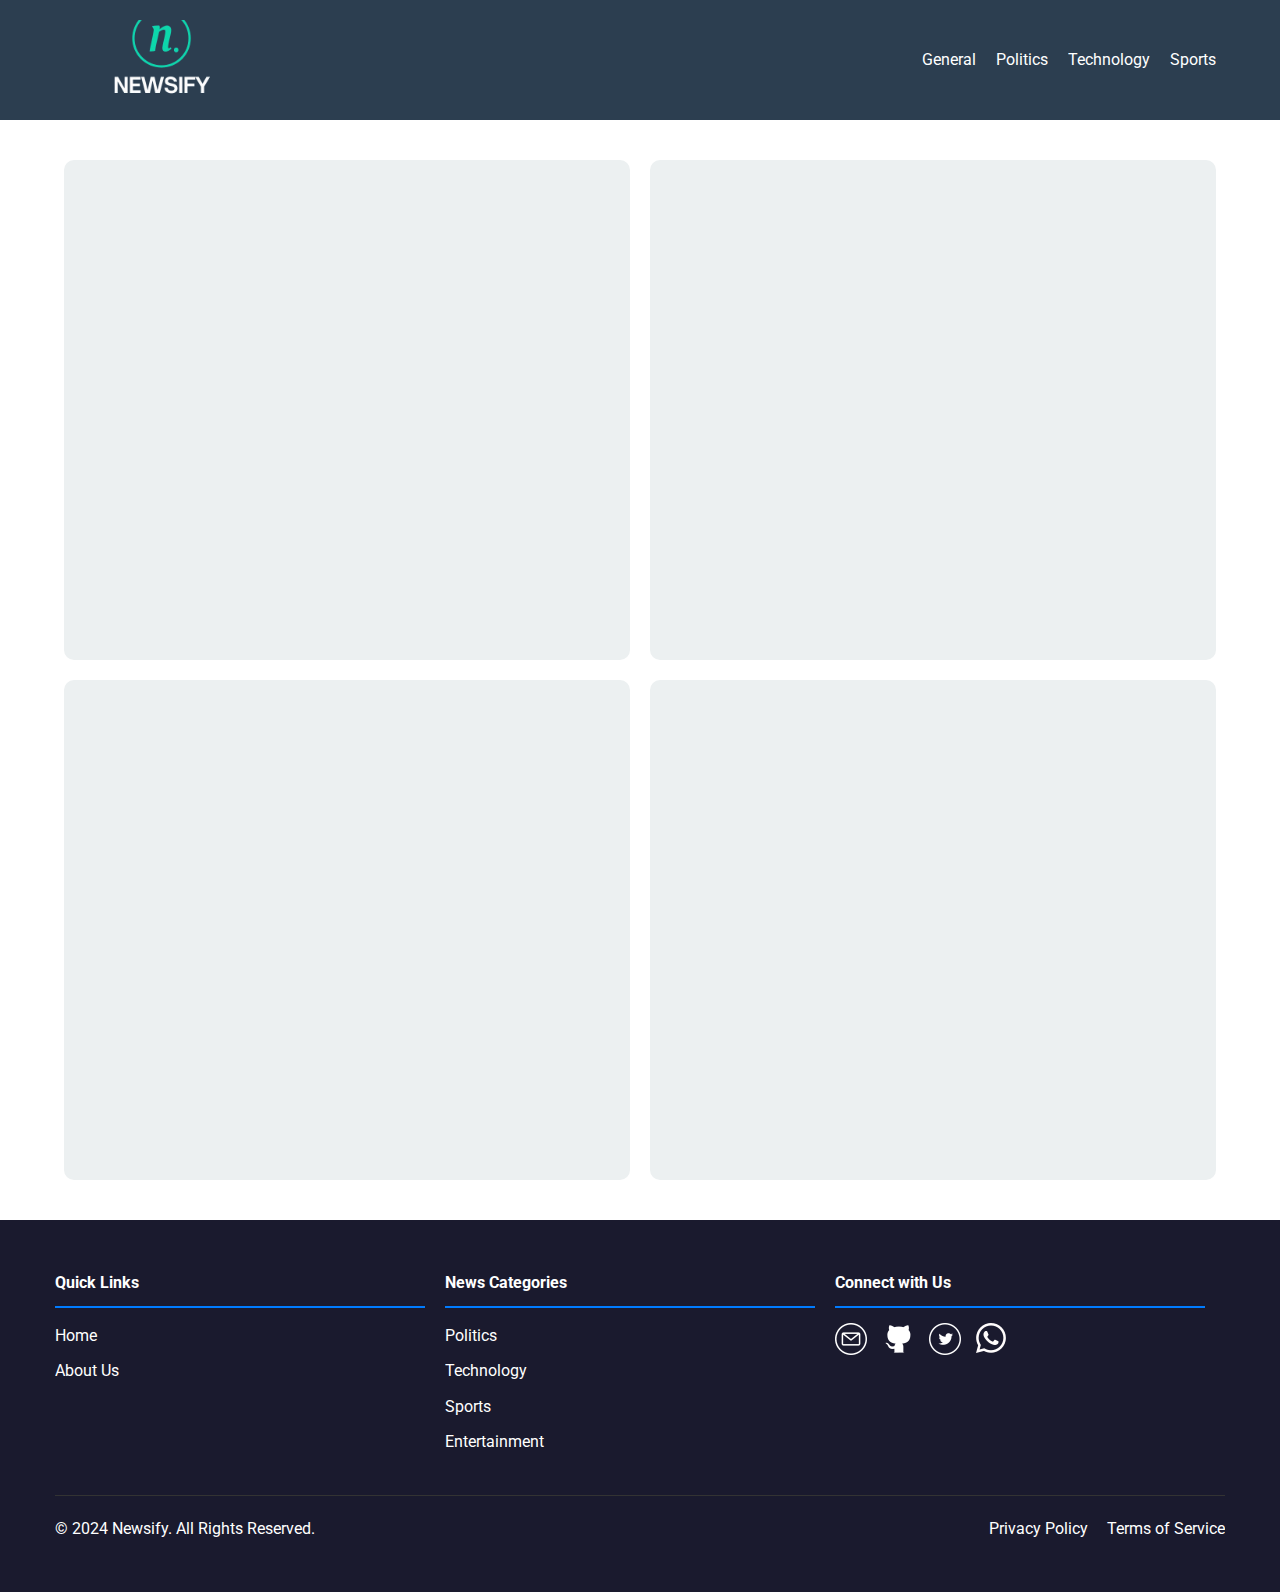
<file: index.html>
<!DOCTYPE html>
<html lang="en">
<head>
    <meta charset="UTF-8">
    <title>Newsify - Breaking News & Insights</title>
<meta name="google-site-verification" content="ZgkqJXlwZDnlMKjWvm0VZwMWPKHC9Z1HqMGMxCa7tWE" />
    <link href="https://fonts.googleapis.com/css2?family=Roboto:wght@300;400;700&display=swap" rel="stylesheet">
    <link rel="stylesheet" href="styles/index.css">
</head>
<body>
    <header class="header">
        <div class="logo"><img src="./assets/newsify-removebg-preview.png"></div>
        <nav>
            <ul class="nav-links">
                <li><a href="general.html">General</a></li>
                <li><a href="politics..html">Politics</a></li>
                <li><a href="tech.html">Technology</a></li>
                <li><a href="sports.html">Sports</a></li>
                
            </ul>
        </nav>
    </header>

    <main>
        <!-- <div class="search">
            <input id="search-bar" type="search" placeholder="search">

        </div> -->
            <div id="newsContainer">
        
       
            
        </div>
        

        <section class="category-section">
            <div class="category" id="worldNews">

               </div>

            <div class="category" id="techNews">
              
                
            </div>
            <div class="category" id="sportsNews">
                
                 
                
            </div>
            <div class="category" id="ent">
            
                
            </div>
        </section>
    </main>
    <footer class="site-footer">
        <div class="footer-container">
            <div class="footer-row1"></div>
            <div class="footer-columns">
                <!-- Column 1: Quick Links -->
                 
                <div class="footer-column">
                    <h4>Quick Links</h4>
                    <ul>
                        <li><a href="index.html">Home</a></li>
                        <li><a href="aboutUs.html">About Us</a></li>
                        
                    </ul>
                </div>
    
                <!-- Column 2: News Categories -->
                <div class="footer-column">
                    <h4>News Categories</h4>
                    <ul>
                        <li><a href="politics..html">Politics</a></li>
                        <li><a href="tech.html">Technology</a></li>
                        <li><a href="sports.html">Sports</a></li>
                        <li><a href="ent.html">Entertainment</a></li>
                    </ul>
                </div>
    
                <!-- Column 3: Connect with Us -->
                <div class="footer-column">
                    
                    <h4>Connect with Us</h4>
                    <div class="social-icons">
                        <a href="mailto: abdurahmanali363@gmail.com" class="social-icon"><i></i><img src="./assets/email -WHITE.png"></a>
                        <a href="https://github.com/DevAbdul001" class="social-icon"><i></i><img src="./assets/github (1).png"></a>
                        <a href="https://x.com/d_rahmaan?t=MdU-CZ3Pt667tgq1zeCjEA&s=09" class="social-icon"><i></i><img src="./assets/twitter- white.png"></a>
                        <a href="https://wa.me/+254793409929" class="social-icon"><i></i><img src="./assets/whatsapp.png"></a>
                    
                    </div>
                </div>
            </div>
               
    
            <!-- Footer Bottom -->
            <div class="footer-bottom">
                <div class="copyright">
                    © 2024 Newsify. All Rights Reserved.
                </div>
                <div class="footer-legal">
                    <a href="#">Privacy Policy</a>
                    <a href="#">Terms of Service</a>
                </div>
            </div>
        </div>
    </footer>
    <script src="./scripts/index.js"  type="module"></script>
</body>
</html>
</file>
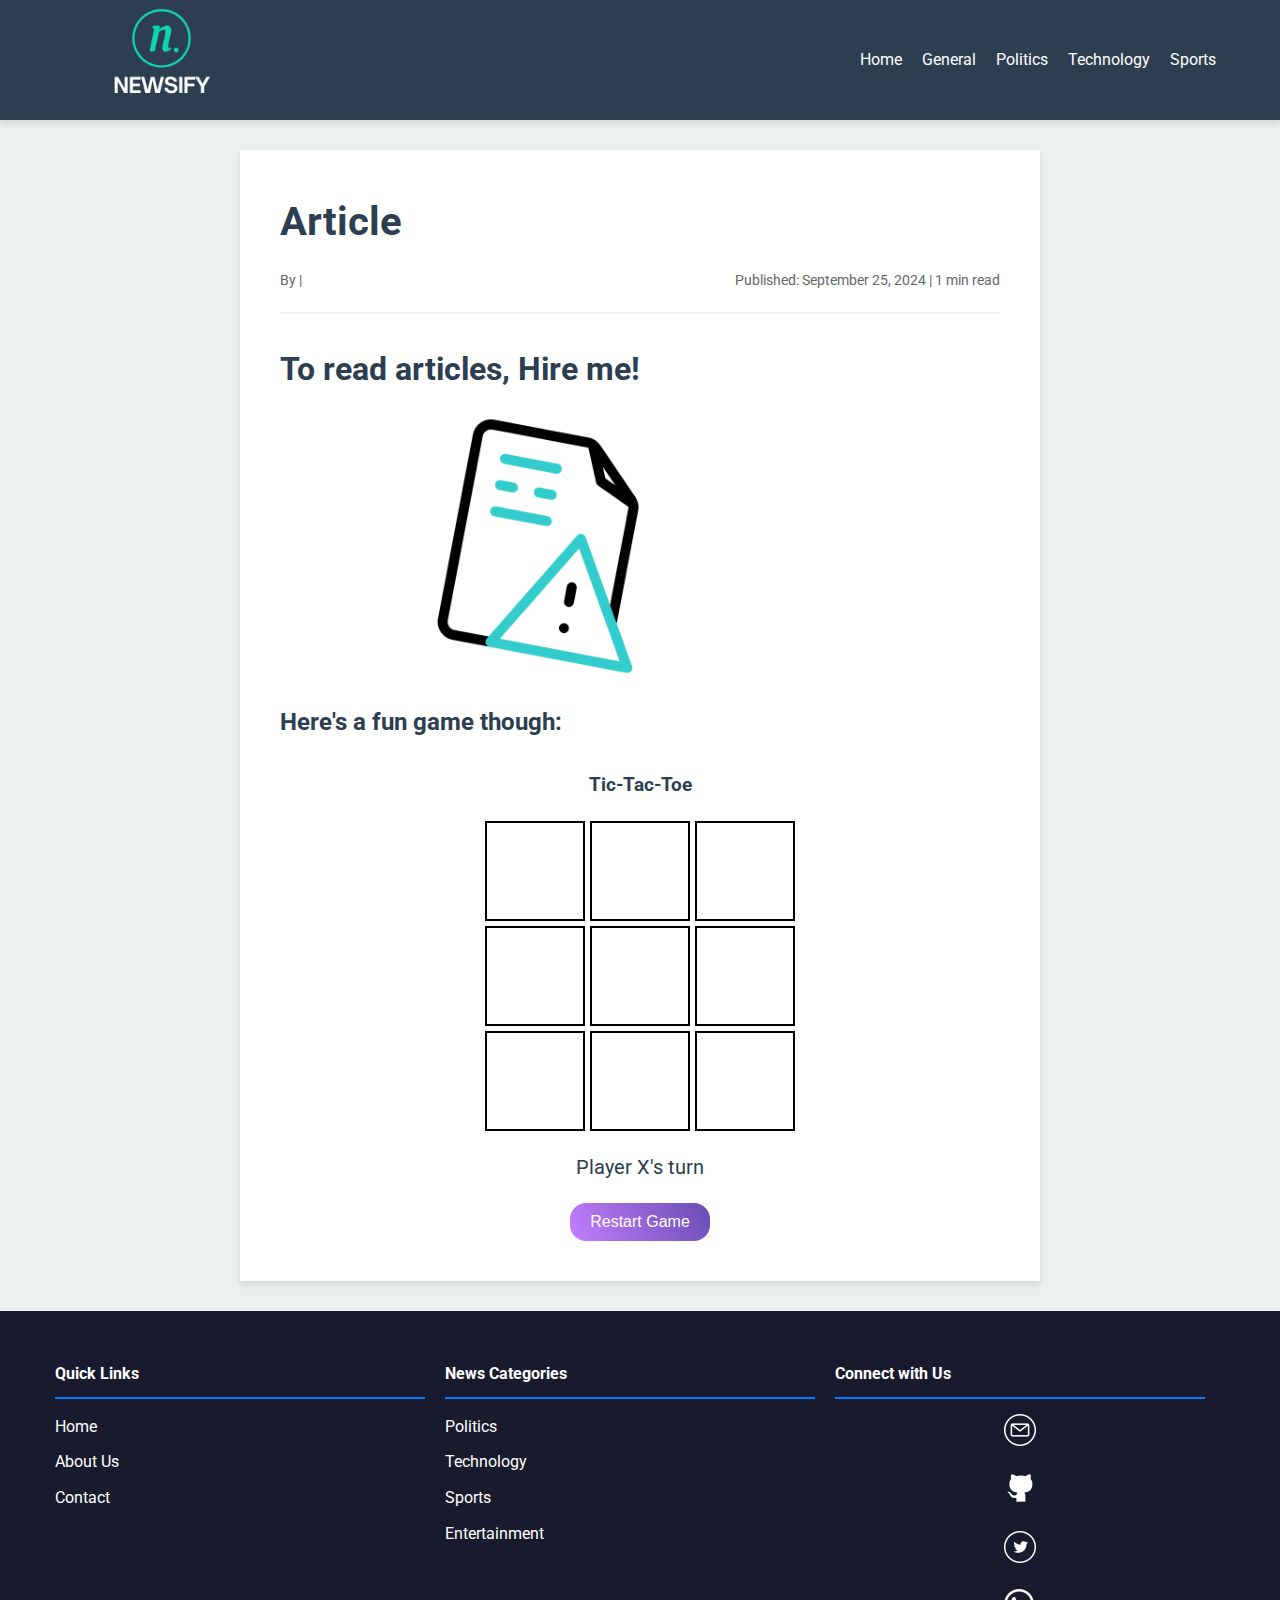
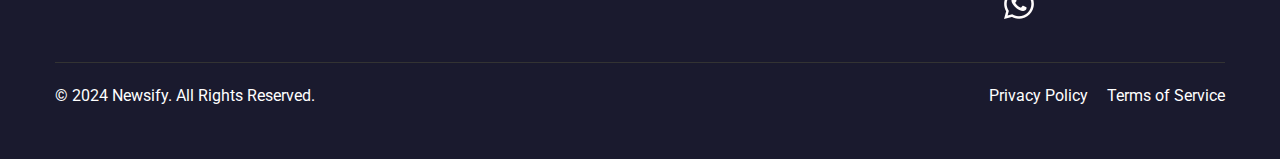
<file: article.html>
<!DOCTYPE html>
<html lang="en">
<head>
    <meta charset="UTF-8">
    <title>Newsify - article</title>
    <link href="https://fonts.googleapis.com/css2?family=Roboto:wght@300;400;700&display=swap" rel="stylesheet">
    <link rel="stylesheet" href="styles/article.css">
</head>
<body>
    <header class="header">
        <div class="logo"><img src="./assets/newsify-removebg-preview.png"></div>
        <nav>
            <ul class="nav-links">
                <li><a href="index.html">Home</a></li>
                <li><a href="general.html">General</a></li>
                <li><a href="politics..html">Politics</a></li>
                <li><a href="tech.html">Technology</a></li>
                <li><a href="sports.html">Sports</a></li>
            </ul>
        </nav>
    </header>

    <article class="article-container">
        <header class="article-header">
            <h1>Article</h1>
            <div class="article-meta">
                <span>By  | </span>
                <span>Published: September 25, 2024 | 1 min read</span>
            </div>
        </header>
        <h1>To read articles, Hire me!</h1>
        <img class="img" src="assets/warning.gif" alt="Warning Image">
        <h2>Here's a fun game though:</h2>

        <!-- Tic-Tac-Toe Game -->
        <div class="game-container">
            <h3>Tic-Tac-Toe</h3>
            <div id="board" class="board">
                <div class="cell" data-index="0"></div>
                <div class="cell" data-index="1"></div>
                <div class="cell" data-index="2"></div>
                <div class="cell" data-index="3"></div>
                <div class="cell" data-index="4"></div>
                <div class="cell" data-index="5"></div>
                <div class="cell" data-index="6"></div>
                <div class="cell" data-index="7"></div>
                <div class="cell" data-index="8"></div>
            </div>
            <div id="status"></div>
            <button id="reset">Restart Game</button>
        </div>
    </article>
    <footer class="site-footer">
        <div class="footer-container">
            <div class="footer-row1"></div>
            <div class="footer-columns">
                <!-- Column 1: Quick Links -->
                 
                <div class="footer-column">
                    <h4>Quick Links</h4>
                    <ul>
                        <li><a href="#">Home</a></li>
                        <li><a href="#">About Us</a></li>
                        <li><a href="#">Contact</a></li>
                    </ul>
                </div>
    
                <!-- Column 2: News Categories -->
                <div class="footer-column">
                    <h4>News Categories</h4>
                    <ul>
                        <li><a href="politics..html">Politics</a></li>
                        <li><a href="tech.html">Technology</a></li>
                        <li><a href="sports.html">Sports</a></li>
                        <li><a href="ent.html">Entertainment</a></li>
                    </ul>
                </div>
    
                <!-- Column 3: Connect with Us -->
                <div class="footer-column">
                    <h4>Connect with Us</h4>
                    <div class="social-icons">
                        <a href="mailto: abdurahmanali363@gmail.com" class="social-icon"><i></i><img src="./assets/email -WHITE.png"></a>
                        <a href="https://github.com/DevAbdul001" class="social-icon"><i></i><img src="./assets/github (1).png"></a>
                        <a href="https://x.com/d_rahmaan?t=MdU-CZ3Pt667tgq1zeCjEA&s=09" class="social-icon"><i></i><img src="./assets/twitter- white.png"></a>
                        <a href="https://wa.me/+254793409929" class="social-icon"><i></i><img src="./assets/whatsapp.png"></a>
                    
                    </div>
                </div>
            </div>
               
    
            <!-- Footer Bottom -->
            <div class="footer-bottom">
                <div class="copyright">
                    © 2024 Newsify. All Rights Reserved.
                </div>
                <div class="footer-legal">
                    <a href="#">Privacy Policy</a>
                    <a href="#">Terms of Service</a>
                </div>
            </div>
        </div>
    </footer>
    <script src="./scripts/article.js"></script>
</body>
</html>
</file>
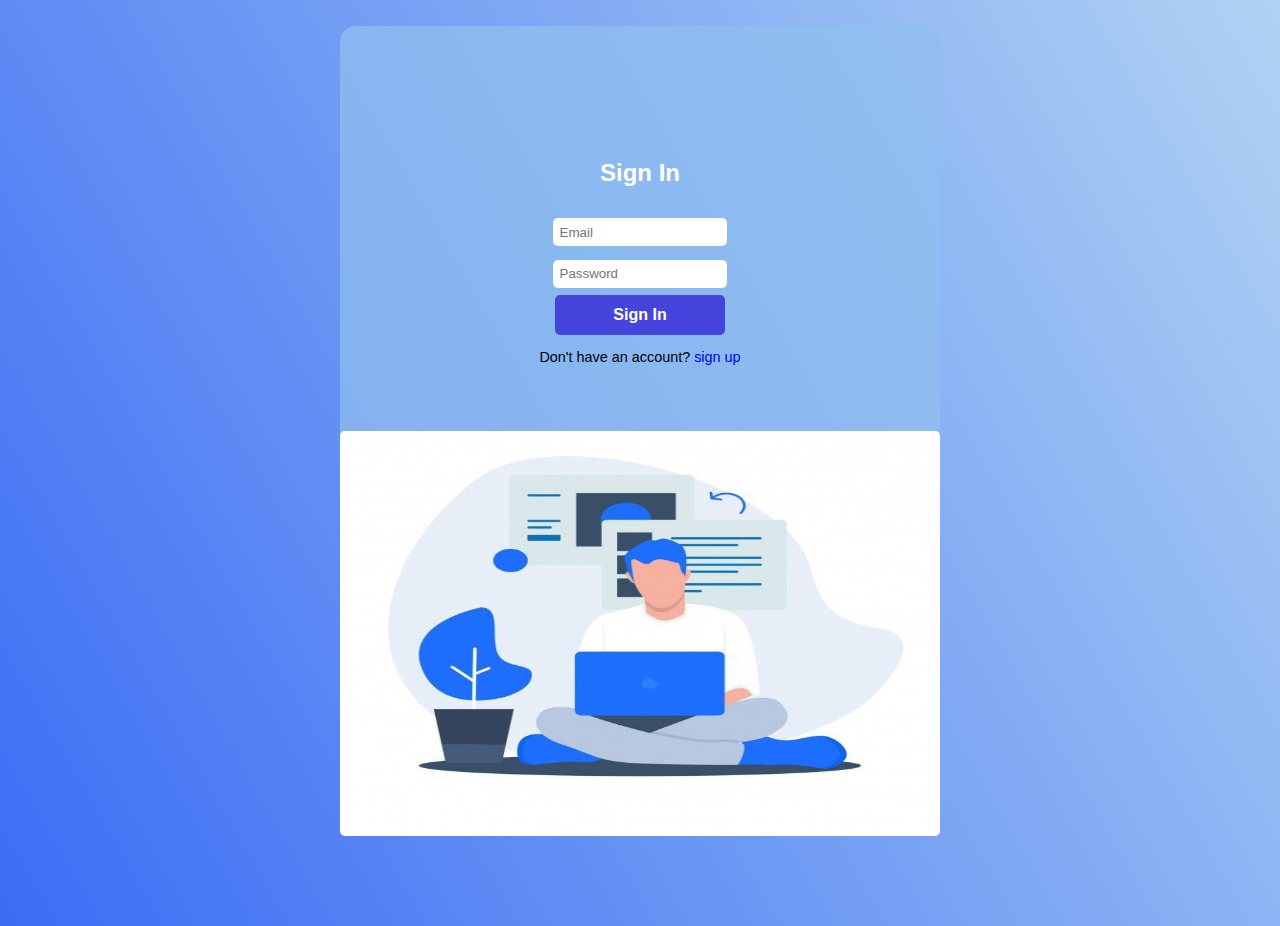
<file: authpage.html>
<!DOCTYPE html>
<html lang="en">
<head>
    <meta charset="UTF-8">
    <meta name="viewport" content="width=device-width, initial-scale=1.0">
    <link rel="stylesheet" href="styles/styles.css">
    <title>Page Title</title>
</head>
<body>
    <div class="container">
        <div class="signin">
            <form class="form" id="loginForm">
                <h2>Sign In</h2>
                <input type="email" placeholder="Email" required>
                <input type="password" placeholder="Password" required>
                <button type="submit">Sign In</button>
                <p>Don't have an account? <a id="btn1">sign up</a></p>
            </form>
        </div>
        <div class="signup">
            <form class="form" id="signupForm">
                <h2>Sign Up</h2>
                <input id="username" type="text" placeholder="User name" required>
                <input id="email" type="email" placeholder="Email" required>
                <input id="password" type="password" placeholder="Password" required>
                <button id="btn2" class="btn2" type="submit">Sign Up</button>
            </form>
        </div>
        <div class="image">
            <img src="assets/illustration1.jpg" alt="Illustration">
        </div>
    </div>
    <script src="scripts/script.js"></script>
    <script src="./scripts/signin.js"></script>
    <script src="./scripts/signup.js"></script>
</body>
</html>
</file>
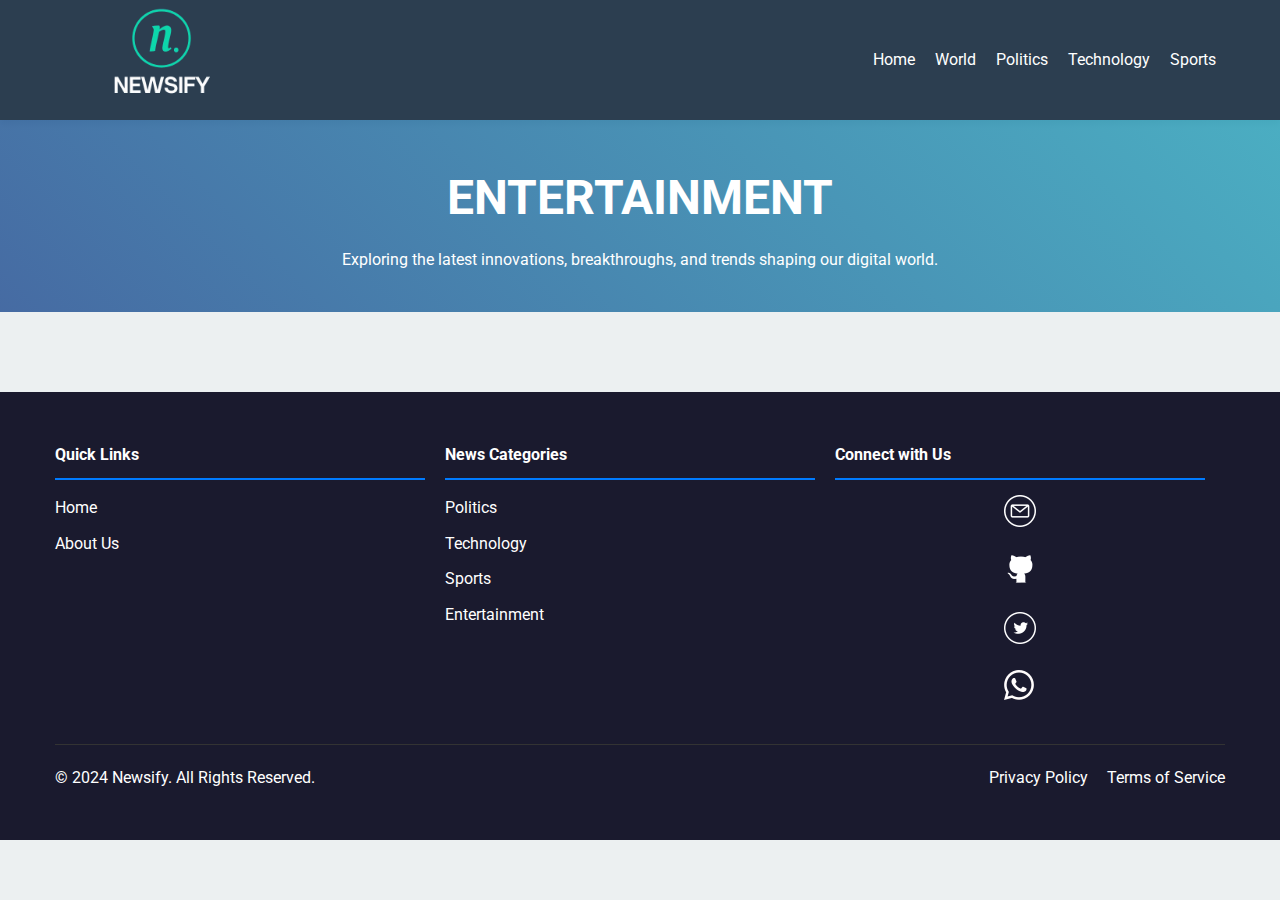
<file: ent.html>
<!DOCTYPE html>
<html lang="en">
<head>
    <meta charset="UTF-8">
    <title>Entertainment - Newsify</title>
    <link href="https://fonts.googleapis.com/css2?family=Roboto:wght@300;400;700&display=swap" rel="stylesheet">
    <link rel="stylesheet" href="styles/category.css">
</head>
<body>
    <header class="header">
        <div class="logo"><img src="./assets/newsify-removebg-preview.png"></div>
        <nav>
            <ul class="nav-links">
                <li><a href="index.html">Home</a></li>
                <li><a href="general.html">World</a></li>
                <li><a href="politics..html">Politics</a></li>
                <li><a href="tech.html">Technology</a></li>
                <li><a href="sports.html">Sports</a></li>
            </ul>
        </nav>
    </header>

    <section class="category-header">
        <h1>ENTERTAINMENT</h1>
        <p>Exploring the latest innovations, breakthroughs, and trends shaping our digital world.</p>
    </section>

    <main class="articles-grid">
       
    </main>
    <footer class="site-footer">
        <div class="footer-container">
            <div class="footer-row1"></div>
            <div class="footer-columns">
                <!-- Column 1: Quick Links -->
                 
                <div class="footer-column">
                    <h4>Quick Links</h4>
                    <ul>
                        <li><a href="index.html">Home</a></li>
                        <li><a href="aboutUs.html">About Us</a></li>
                        
                    </ul>
                </div>
    
                <!-- Column 2: News Categories -->
                <div class="footer-column">
                    <h4>News Categories</h4>
                    <ul>
                        <li><a href="politics..html">Politics</a></li>
                        <li><a href="tech.html">Technology</a></li>
                        <li><a href="sports.html">Sports</a></li>
                        <li><a href="ent.html">Entertainment</a></li>
                    </ul>
                </div>
    
                <!-- Column 3: Connect with Us -->
                <div class="footer-column">
                    <h4>Connect with Us</h4>
                    <div class="social-icons">
                        <a href="#" class="social-icon"><i></i><img src="./assets/email -WHITE.png"></a>
                        <a href="#" class="social-icon"><i></i><img src="./assets/github (1).png"></a>
                        <a href="#" class="social-icon"><i></i><img src="./assets/twitter- white.png"></a>
                        <a href="#" class="social-icon"><i></i><img src="./assets/whatsapp.png"></a>
                        
                        
                    </div>
                </div>
            </div>
               
    
            <!-- Footer Bottom -->
            <div class="footer-bottom">
                <div class="copyright">
                    © 2024 Newsify. All Rights Reserved.
                </div>
                <div class="footer-legal">
                    <a href="#">Privacy Policy</a>
                    <a href="#">Terms of Service</a>
                </div>
            </div>
        </div>
    </footer>
    <script src="./scripts/ent.js" type="module"></script>
</body>
</html>
</file>
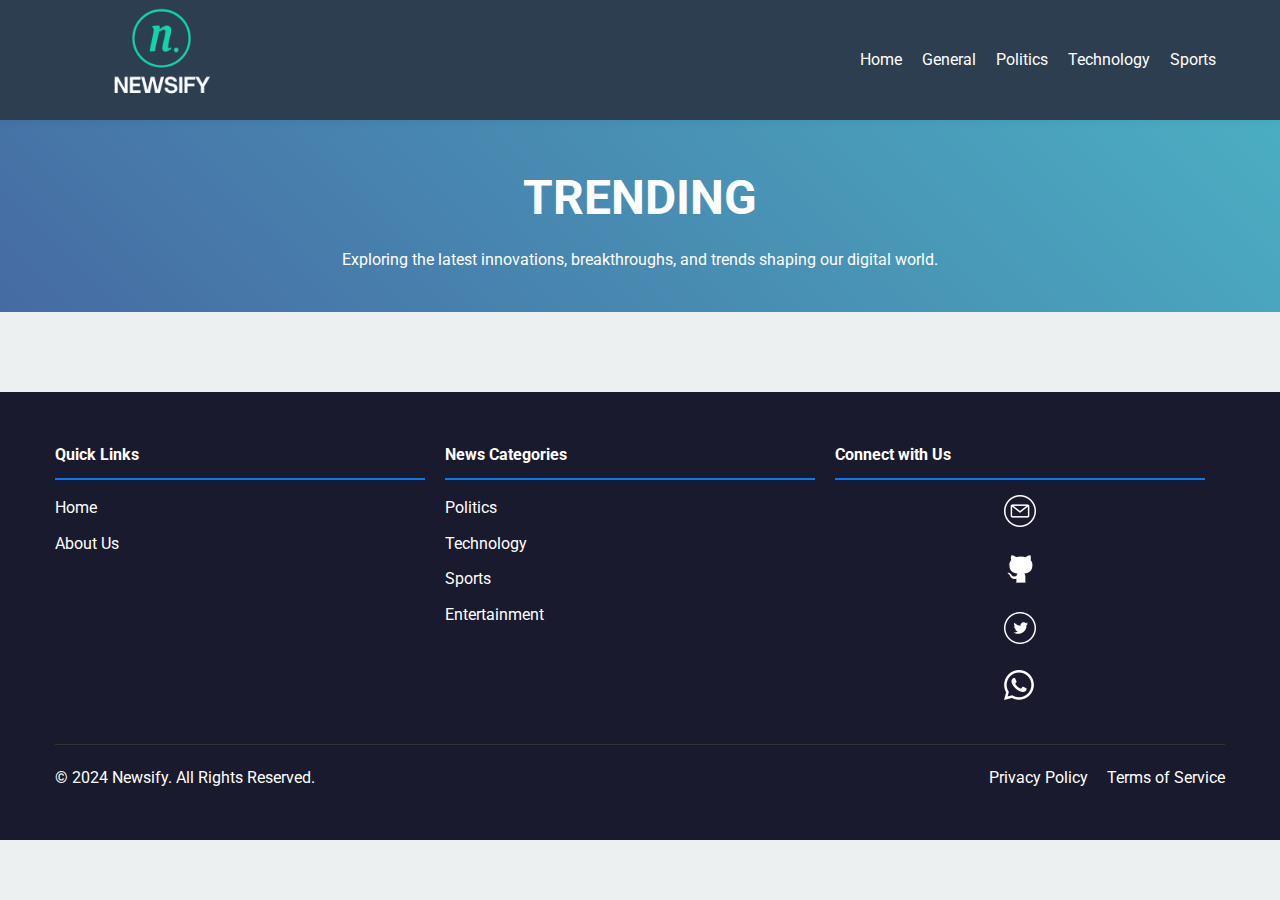
<file: general.html>
<!DOCTYPE html>
<html lang="en">
<head>
    <meta charset="UTF-8">
    <title>Trending- The Daily Pulse</title>
    <link href="https://fonts.googleapis.com/css2?family=Roboto:wght@300;400;700&display=swap" rel="stylesheet">
    <link rel="stylesheet" href="styles/category.css">
</head>
<body>
    <header class="header">
        <div class="logo"><img src="./assets/newsify-removebg-preview.png"></div>
        <nav>
            <ul class="nav-links">
                <li><a href="index.html">Home</a></li>
                <li><a href="general.html">General</a></li>
                <li><a href="politics..html">Politics</a></li>
                <li><a href="tech.html">Technology</a></li>
                <li><a href="sports.html">Sports</a></li>
            </ul>
        </nav>
    </header>

    <section class="category-header">
        <h1>TRENDING</h1>
        <p>Exploring the latest innovations, breakthroughs, and trends shaping our digital world.</p>
    </section>

    <main class="articles-grid">
        
    </main>
    <footer class="site-footer">
        <div class="footer-container">
            <div class="footer-row1"></div>
            <div class="footer-columns">
                <!-- Column 1: Quick Links -->
                 
                <div class="footer-column">
                    <h4>Quick Links</h4>
                    <ul>
                        <li><a href="index.html">Home</a></li>
                        <li><a href="aboutUs.html">About Us</a></li>
                        
                    </ul>
                </div>
    
                <!-- Column 2: News Categories -->
                <div class="footer-column">
                    <h4>News Categories</h4>
                    <ul>
                        <li><a href="politics..html">Politics</a></li>
                        <li><a href="tech.html">Technology</a></li>
                        <li><a href="sports.html">Sports</a></li>
                        <li><a href="ent.html">Entertainment</a></li>
                    </ul>
                </div>
    
                <!-- Column 3: Connect with Us -->
                <div class="footer-column">
                    <h4>Connect with Us</h4>
                    <div class="social-icons">
                        <a href="mailto: abdurahmanali363@gmail.com" class="social-icon"><i></i><img src="./assets/email -WHITE.png"></a>
                        <a href="https://github.com/DevAbdul001" class="social-icon"><i></i><img src="./assets/github (1).png"></a>
                        <a href="https://x.com/d_rahmaan?t=MdU-CZ3Pt667tgq1zeCjEA&s=09" class="social-icon"><i></i><img src="./assets/twitter- white.png"></a>
                        <a href="https://wa.me/+254793409929" class="social-icon"><i></i><img src="./assets/whatsapp.png"></a>
                    
                    </div>
                </div>
            </div>
               
    
            <!-- Footer Bottom -->
            <div class="footer-bottom">
                <div class="copyright">
                    © 2024 Newsify. All Rights Reserved.
                </div>
                <div class="footer-legal">
                    <a href="#">Privacy Policy</a>
                    <a href="#">Terms of Service</a>
                </div>
            </div>
        </div>
    </footer>
    <script src="./scripts/world.js" type="module"></script>
</body>
</html>
</file>
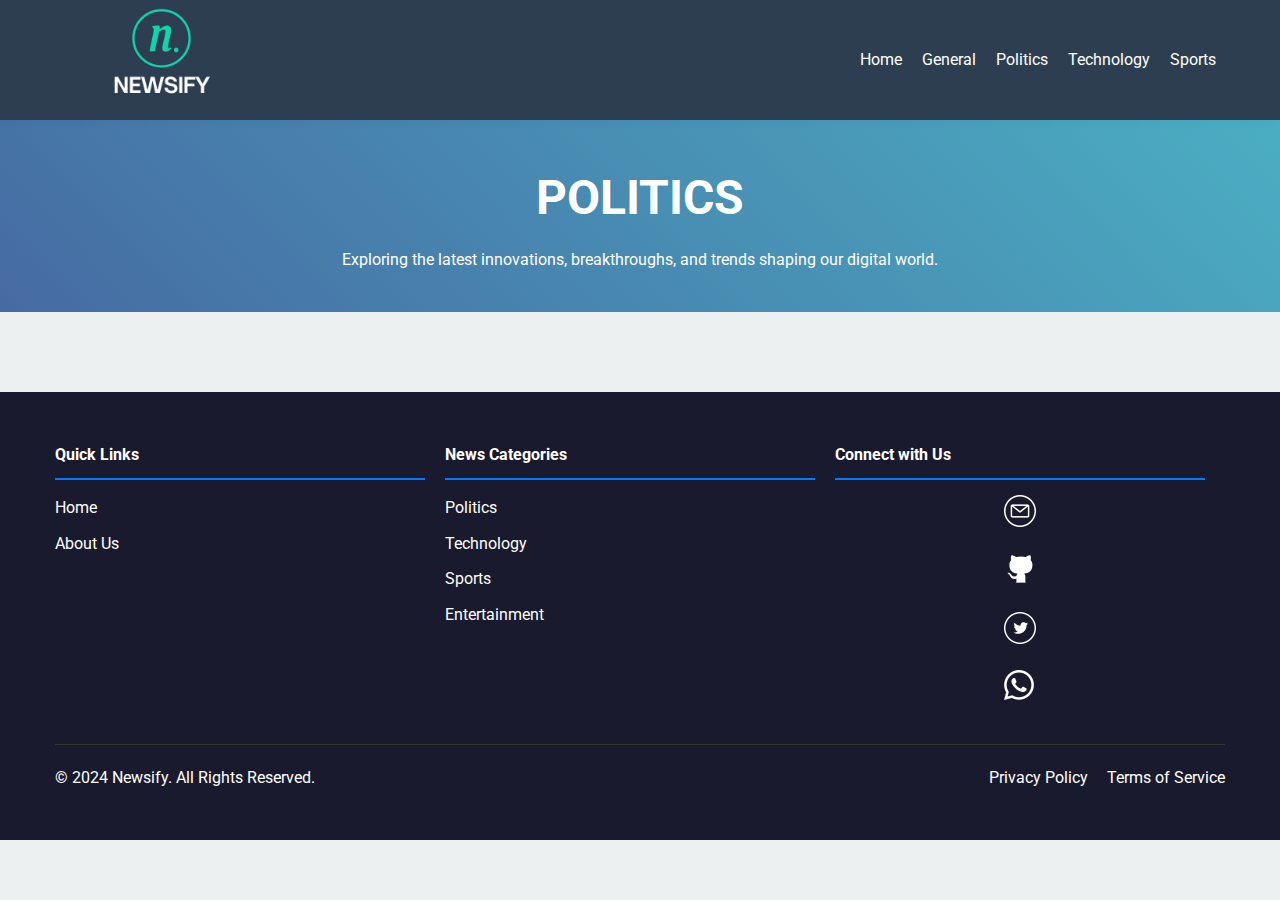
<file: politics..html>
<!DOCTYPE html>
<html lang="en">
<head>
    <meta charset="UTF-8">
    <title>politics - Newsify</title>
    <link href="https://fonts.googleapis.com/css2?family=Roboto:wght@300;400;700&display=swap" rel="stylesheet">
    <link rel="stylesheet" href="styles/category.css">
</head>
<body>
    <header class="header">
        <div class="logo"><img src="./assets/newsify-removebg-preview.png"></div>
        <nav>
            <ul class="nav-links">
                <li><a href="index.html">Home</a></li>
                <li><a href="general.html">General</a></li>
                <li><a href="politics..html">Politics</a></li>
                <li><a href="tech.html">Technology</a></li>
                <li><a href="sports.html">Sports</a></li>
            </ul>
        </nav>
    </header>

    <section class="category-header">
        <h1>POLITICS</h1>
        <p>Exploring the latest innovations, breakthroughs, and trends shaping our digital world.</p>
    </section>

    <main class="articles-grid">
        
    </main>
    <footer class="site-footer">
        <div class="footer-container">
            <div class="footer-row1"></div>
            <div class="footer-columns">
                <!-- Column 1: Quick Links -->
                 
                <div class="footer-column">
                    <h4>Quick Links</h4>
                    <ul>
                        <li><a href="index.html">Home</a></li>
                        <li><a href="aboutUs.html">About Us</a></li>
                        
                    </ul>
                </div>
    
                <!-- Column 2: News Categories -->
                <div class="footer-column">
                    <h4>News Categories</h4>
                    <ul>
                        <li><a href="politics..html">Politics</a></li>
                        <li><a href="tech.html">Technology</a></li>
                        <li><a href="sports.html">Sports</a></li>
                        <li><a href="ent.html">Entertainment</a></li>
                    </ul>
                </div>
    
                <!-- Column 3: Connect with Us -->
                <div class="footer-column">
                    <h4>Connect with Us</h4>
                    <div class="social-icons">
                        <a href="mailto: abdurahmanali363@gmail.com" class="social-icon"><i></i><img src="./assets/email -WHITE.png"></a>
                        <a href="https://github.com/DevAbdul001" class="social-icon"><i></i><img src="./assets/github (1).png"></a>
                        <a href="https://x.com/d_rahmaan?t=MdU-CZ3Pt667tgq1zeCjEA&s=09" class="social-icon"><i></i><img src="./assets/twitter- white.png"></a>
                        <a href="https://wa.me/+254793409929" class="social-icon"><i></i><img src="./assets/whatsapp.png"></a>
                    
                    </div>
                </div>
            </div>
               
    
            <!-- Footer Bottom -->
            <div class="footer-bottom">
                <div class="copyright">
                    © 2024 Newsify. All Rights Reserved.
                </div>
                <div class="footer-legal">
                    <a href="#">Privacy Policy</a>
                    <a href="#">Terms of Service</a>
                </div>
            </div>
        </div>
    </footer>
    <script src="./scripts/politics.js" type="module"></script>
</body>
</html>
</file>
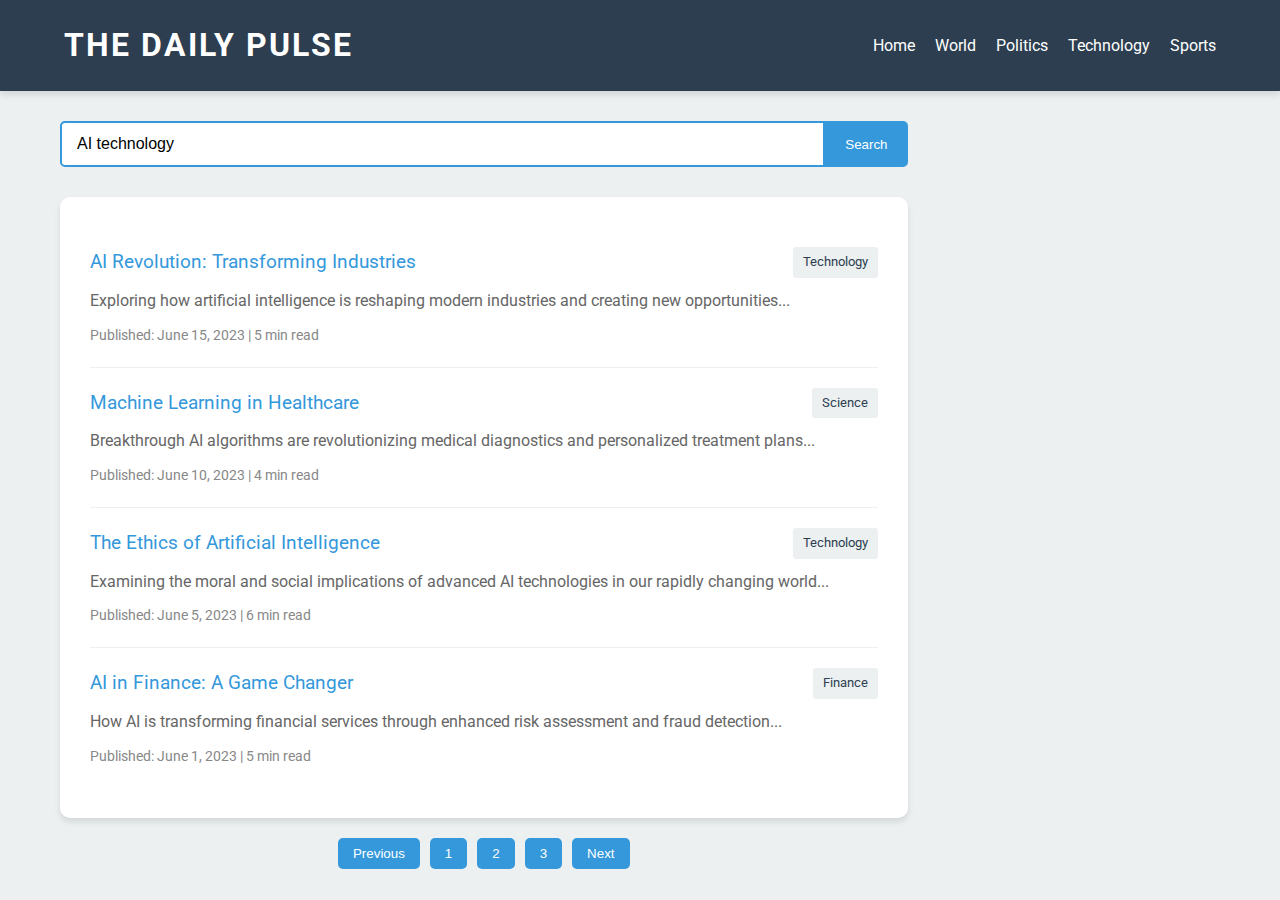
<file: searchPage.html>
<!DOCTYPE html>
<html lang="en">
<head>
    <meta charset="UTF-8">
    <title>Search Results - The Daily Pulse</title>
    <link href="https://fonts.googleapis.com/css2?family=Roboto:wght@300;400;700&display=swap" rel="stylesheet">
    <link rel="stylesheet" href="styles/searchPage.css">
</head>
<body>
    <header class="header">
        <div class="logo">THE DAILY PULSE</div>
        
        <nav>
            <ul class="nav-links">
                <li><a href="index.html">Home</a></li>
                <li><a href="world.html">World</a></li>
                <li><a href="politics..html">Politics</a></li>
                <li><a href="tech.html">Technology</a></li>
                <li><a href="sports.html">Sports</a></li>
            </ul>
        </nav>
    </header>

    <div class="search-container">
        <main>
            <div class="search-bar">
                <input type="text" placeholder="Search news, topics, keywords..." value="AI technology">
                <button>Search</button>
            </div>

            <div class="search-results">
                <article class="search-result">
                    <div class="result-header">
                        <a href="#" class="result-title">AI Revolution: Transforming Industries</a>
                        <span class="result-category">Technology</span>
                    </div>
                    <p class="result-excerpt">Exploring how artificial intelligence is reshaping modern industries and creating new opportunities...</p>
                    <div class="result-meta">Published: June 15, 2023 | 5 min read</div>
                </article>

                <article class="search-result">
                    <div class="result-header">
                        <a href="#" class="result-title">Machine Learning in Healthcare</a>
                        <span class="result-category">Science</span>
                    </div>
                    <p class="result-excerpt">Breakthrough AI algorithms are revolutionizing medical diagnostics and personalized treatment plans...</p>
                    <div class="result-meta">Published: June 10, 2023 | 4 min read</div>
                </article>

                <article class="search-result">
                    <div class="result-header">
                        <a href="#" class="result-title">The Ethics of Artificial Intelligence</a>
                        <span class="result-category">Technology</span>
                    </div>
                    <p class="result-excerpt">Examining the moral and social implications of advanced AI technologies in our rapidly changing world...</p>
                    <div class="result-meta">Published: June 5, 2023 | 6 min read</div>
                </article>

                <article class="search-result">
                    <div class="result-header">
                        <a href="#" class ="result-title">AI in Finance: A Game Changer</a>
                        <span class="result-category">Finance</span>
                    </div>
                    <p class="result-excerpt">How AI is transforming financial services through enhanced risk assessment and fraud detection...</p>
                    <div class="result-meta">Published: June 1, 2023 | 5 min read</div>
                </article>
            </div>

            <div class="pagination">
                <button>Previous</button>
                <button>1</button>
                <button>2</button>
                <button>3</button>
                <button>Next</button>
            </div>
        </main>
    </div>
</body>
</html>
</file>
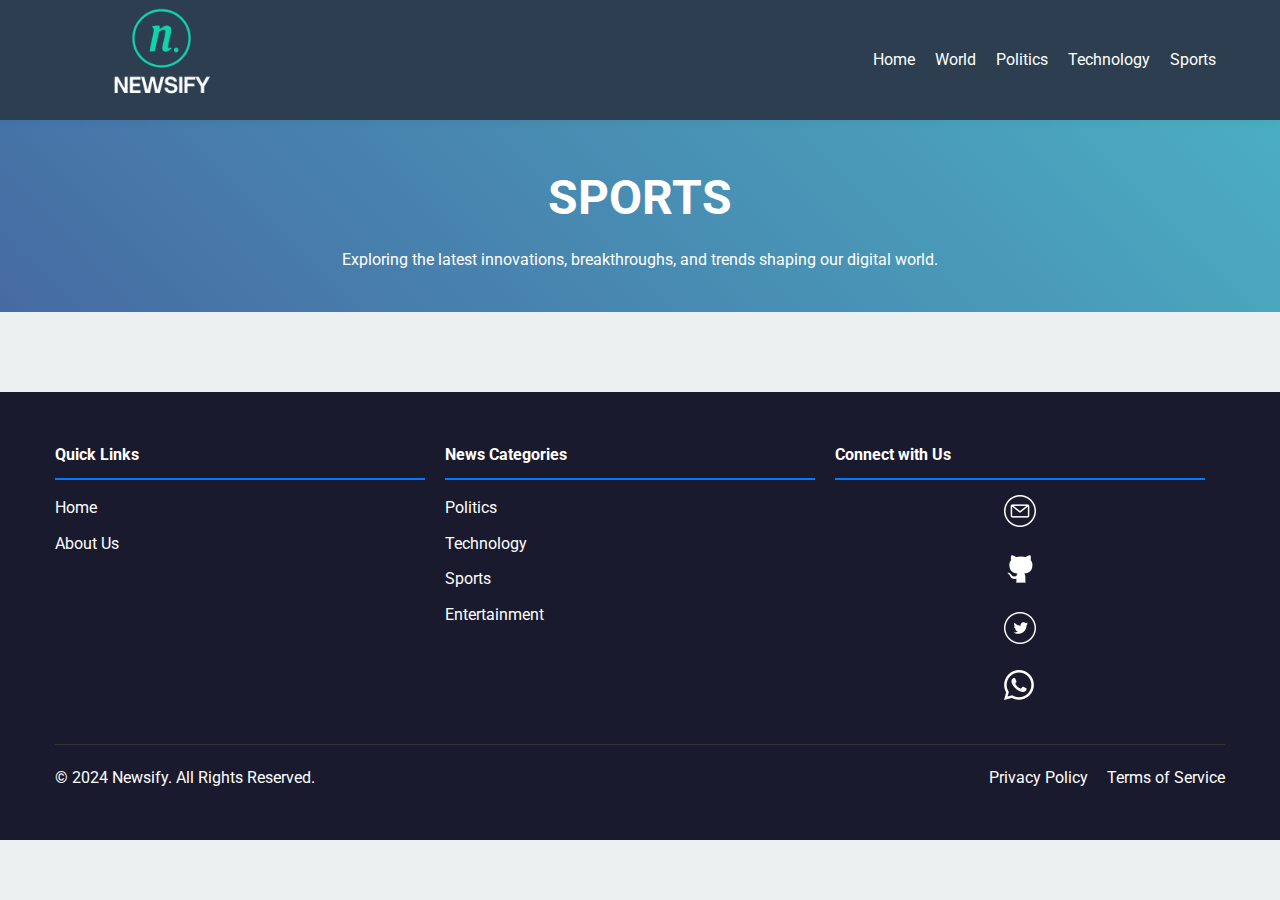
<file: sports.html>
<!DOCTYPE html>
<html lang="en">
<head>
    <meta charset="UTF-8">
    <title>Sports - Newsify</title>
    <link href="https://fonts.googleapis.com/css2?family=Roboto:wght@300;400;700&display=swap" rel="stylesheet">
    <link rel="stylesheet" href="styles/category.css">
</head>
<body>
    <header class="header">
        <div class="logo"><img src="./assets/newsify-removebg-preview.png"></div>
        <nav>
            <ul class="nav-links">
                <li><a href="index.html">Home</a></li>
                <li><a href="world.html">World</a></li>
                <li><a href="politics..html">Politics</a></li>
                <li><a href="tech.html">Technology</a></li>
                <li><a href="sports.html">Sports</a></li>
            </ul>
        </nav>
    </header>

    <section class="category-header">
        <h1>SPORTS</h1>
        <p>Exploring the latest innovations, breakthroughs, and trends shaping our digital world.</p>
    </section>

    <main class="articles-grid">
       
    </main>
    <footer class="site-footer">
        <div class="footer-container">
            <div class="footer-row1"></div>
            <div class="footer-columns">
                <!-- Column 1: Quick Links -->
                 
                <div class="footer-column">
                    <h4>Quick Links</h4>
                    <ul>
                        <li><a href="index.html">Home</a></li>
                        <li><a href="aboutUs.html">About Us</a></li>
                       
                    </ul>
                </div>
    
                <!-- Column 2: News Categories -->
                <div class="footer-column">
                    <h4>News Categories</h4>
                    <ul>
                        <li><a href="politics..html">Politics</a></li>
                        <li><a href="tech.html">Technology</a></li>
                        <li><a href="sports.html">Sports</a></li>
                        <li><a href="ent.html">Entertainment</a></li>
                    </ul>
                </div>
    
                <!-- Column 3: Connect with Us -->
                <div class="footer-column">
                    <h4>Connect with Us</h4>
                    <div class="social-icons">
                        <a href="mailto: abdurahmanali363@gmail.com" class="social-icon"><i></i><img src="./assets/email -WHITE.png"></a>
                        <a href="https://github.com/DevAbdul001" class="social-icon"><i></i><img src="./assets/github (1).png"></a>
                        <a href="https://x.com/d_rahmaan?t=MdU-CZ3Pt667tgq1zeCjEA&s=09" class="social-icon"><i></i><img src="./assets/twitter- white.png"></a>
                        <a href="https://wa.me/+254793409929" class="social-icon"><i></i><img src="./assets/whatsapp.png"></a>
                    
                    </div>
                </div>
            </div>
               
    
            <!-- Footer Bottom -->
            <div class="footer-bottom">
                <div class="copyright">
                    © 2024 Newsify. All Rights Reserved.
                </div>
                <div class="footer-legal">
                    <a href="#">Privacy Policy</a>
                    <a href="#">Terms of Service</a>
                </div>
            </div>
        </div>
    </footer>
    <script src="./scripts/sports.js" type="module"></script>
</body>
</html>
</file>
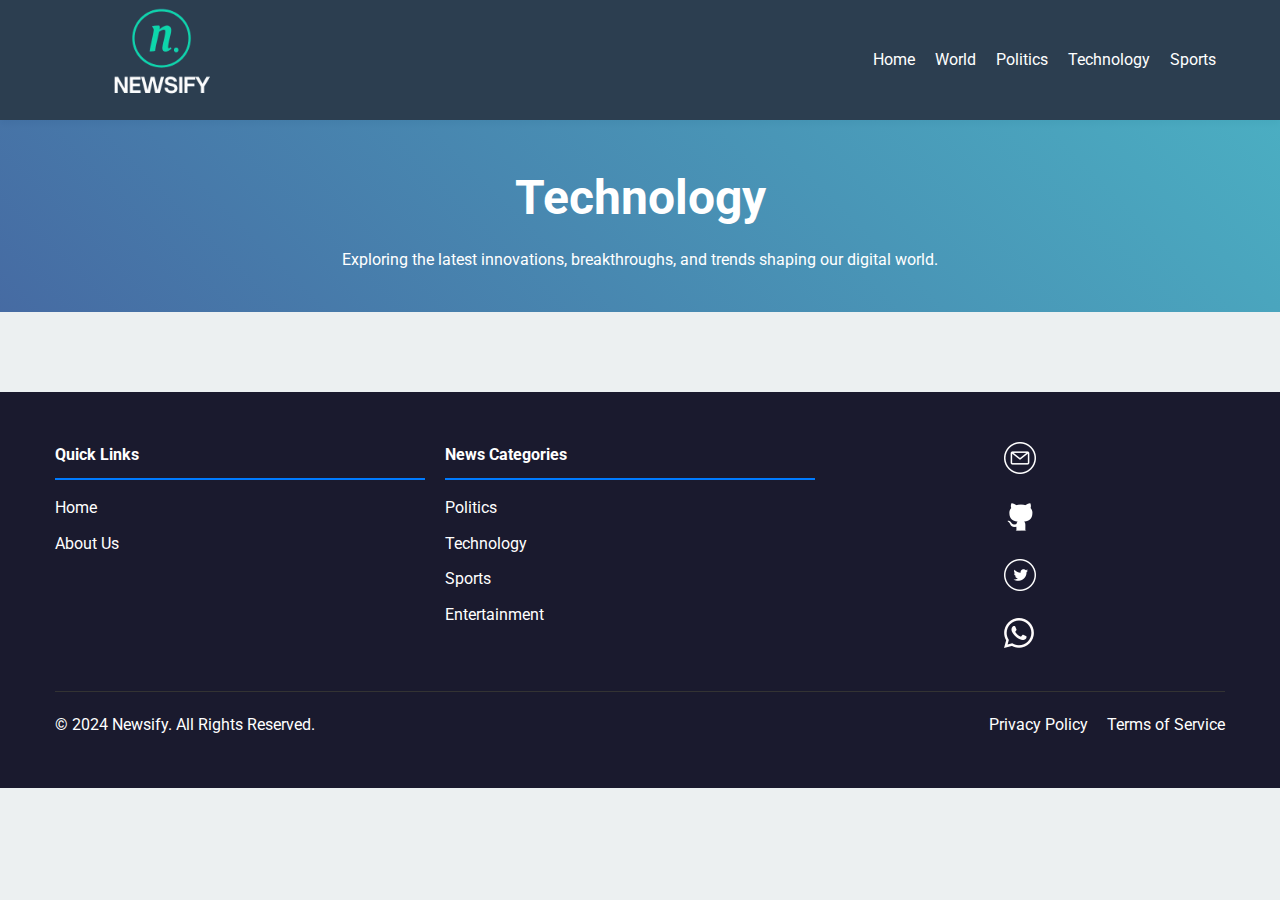
<file: tech.html>
<!DOCTYPE html>
<html lang="en">
<head>
    <meta charset="UTF-8">
    <title>Technology - Newsify</title>
    <link href="https://fonts.googleapis.com/css2?family=Roboto:wght@300;400;700&display=swap" rel="stylesheet">
    <link rel="stylesheet" href="styles/category.css">
</head>
<body>
    <header class="header">
        <div class="logo"><img src="./assets/newsify-removebg-preview.png"></div>
        <nav>
            <ul class="nav-links">
                <li><a href="index.html">Home</a></li>
                <li><a href="world.html">World</a></li>
                <li><a href="politics..html">Politics</a></li>
                <li><a href="tech.html">Technology</a></li>
                <li><a href="sports.html">Sports</a></li>
            </ul>
        </nav>
    </header>

    <section class="category-header">
        <h1>Technology</h1>
        <p>Exploring the latest innovations, breakthroughs, and trends shaping our digital world.</p>
    </section>

    <main class="articles-grid">
       
    </main>
    <footer class="site-footer">
        <div class="footer-container">
            <div class="footer-row1"></div>
            <div class="footer-columns">
                <!-- Column 1: Quick Links -->
                 
                <div class="footer-column">
                    <h4>Quick Links</h4>
                    <ul>
                        <li><a href="index.html">Home</a></li>
                        <li><a href="aboutUs.html">About Us</a></li>
                        
                    </ul>
                </div>
    
                <!-- Column 2: News Categories -->
                <div class="footer-column">
                    <h4>News Categories</h4>
                    <ul>
                        <li><a href="politics..html">Politics</a></li>
                        <li><a href="tech.html">Technology</a></li>
                        <li><a href="sports.html">Sports</a></li>
                        <li><a href="ent.html">Entertainment</a></li>
                    </ul>
                </div>
    
                <!-- Column 3: Connect with Us -->
                <div class="footer-column">
                    <div class="social-icons">
                        <a href="mailto: abdurahmanali363@gmail.com" class="social-icon"><i></i><img src="./assets/email -WHITE.png"></a>
                        <a href="https://github.com/DevAbdul001" class="social-icon"><i></i><img src="./assets/github (1).png"></a>
                        <a href="https://x.com/d_rahmaan?t=MdU-CZ3Pt667tgq1zeCjEA&s=09" class="social-icon"><i></i><img src="./assets/twitter- white.png"></a>
                        <a href="https://wa.me/+254793409929" class="social-icon"><i></i><img src="./assets/whatsapp.png"></a>
                    
                    </div>
                </div>
            </div>
               
    
            <!-- Footer Bottom -->
            <div class="footer-bottom">
                <div class="copyright">
                    © 2024 Newsify. All Rights Reserved.
                </div>
                <div class="footer-legal">
                    <a href="#">Privacy Policy</a>
                    <a href="#">Terms of Service</a>
                </div>
            </div>
        </div>
    </footer>
    <script src="./scripts/tech.js" type="module"></script>
</body>
</html>
</file>
<file: styles/index.css>
:root {
    --primary-color: #2c3e50;
    --accent-color: #3498db;
    --background-color: #ecf0f1;
}

* {
    margin: 0;
    padding: 0;
    box-sizing: border-box;
    overflow-x: hidden;
    
}

body {
    font-family: 'Roboto', sans-serif;
    background-color: var(--background-color);
    line-height: 1.6;
    
}

.header {
    background-color: var(--primary-color);
    color: white;
    display: flex;
    justify-content: space-between;
    align-items: center;
    padding: 20px 5%;
    box-shadow: 0 4px 6px rgba(0,0,0,0.1);
}

.logo {
    display: flex;
    justify-content: center;
    align-items: center;
    height: 5rem;
    font-size: 2rem;
    font-weight: bold;
    letter-spacing: 2px;
    overflow-y: hidden;
}


.logo img{
padding-top: 5px;
    height: 200px;
}

.nav-links {
    display: flex;
    list-style: none;
}

.nav-links li {
    margin-left: 20px;
}

.nav-links a {
    color: white;
    text-decoration: none;
    transition: color 0.3s ease;
}

.nav-links a:hover {
    color: var(--accent-color);
}

.search{
    display: flex;
    justify-content: center;
    margin: 20px 0;
}

#search-bar{
    flex-grow: 1;
    max-width: 750px;
    padding: 10px;
    border: 5px solid var(--accent-color);
    border-radius: 5px;
    font-size: 1rem;
    transition: border-color 0.3s ease;
}

.hero-section {
    display: grid;
    grid-template-columns: 2fr 2fr;
    gap: 20px;
    padding: 40px 5%;
    
}

.main-story {
    background-color: white;
    border-radius: 10px;
    overflow: hidden;
    box-shadow: 0 4px 6px rgba(0,0,0,0.1);
}

.main-story img {
    width: 100%;
    height: 500px;
    object-fit: cover;
}

.main-story-content {
    padding: 20px;
}

.side-stories {
    display: grid;
    gap: 20px;
    
}

.side-story {
    background-color: white;
    border-radius: 10px;
    overflow: hidden;
    box-shadow: 0 4px 6px rgba(0,0,0,0.1);
}

.side-story img {
    width: 100%;
    height: 300px;
    object-fit: cover;
}

.side-story-content {
    padding: 15px;
}

.category-section {
    display: grid;
    grid-template-columns: repeat(2, 1fr);
    gap: 20px;
    padding: 40px 5%;
    background-color: white;
}

.category {
    display: flex;
    justify-content: center;
    flex-direction: row;
    text-align: center;
    position: relative;
    height: 500px;
    padding: 20px;
    background-color: var(--background-color);
    border-radius: 10px;
    overflow: hidden;
    transition: transform 0.3s ease;
    
}

.category h1{
    text-align: center;
    background-color: rgba(229, 233, 214, 0.212);
    height: fit-content;
    padding-bottom: 0.7em;
    border-radius: 0.5em;
  
    overflow-y: hidden;
}


.news{
    display: none;
    width: 100%;
    height: 100%;
    margin: 0;
    padding: 0 ;
    display: flex;
    flex-direction: column;
    justify-content: center;
    align-items: center;
    transition: transform 1s ease;
    transform: translateX(100%);
    position: absolute;
    top: 0px;
    border-radius: 1em;
}

.news img{
    height: 90%;
    width: 100%;
    position: relative;
    top: -10px;
}
.news h1{
    position: relative;
    top: -10px;
}





/* .category:hover {
    transform: scale(.85);
} */


.site-footer {
    background-color: #1a1a2e;
    color: #ffffff;
    padding: 50px 0;
}

.footer-container {
    display: flex;
    flex-direction: column;
    max-width: 1200px;
    margin: 0 auto;
    padding: 0 15px;
}

.footer-columns {
    display: flex;
    justify-content: space-between;
}

.footer-column {
    flex: 1;
    margin-right: 20px;
}

.footer-column h4 {
    margin-bottom: 15px;
    border-bottom: 2px solid #007bff;
    padding-bottom: 10px;
}

.footer-column ul {
    list-style: none;
    padding: 0;
}

.footer-column ul li {
    margin-bottom: 10px;
}

.footer-column a {
    color: #ffffff;
    text-decoration: none;
    transition: color 0.3s ease;
}

.footer-column a:hover {
    color: #007bff;
}

.social-icons {
    display: flex;
    gap: 15px;
}

.social-icon {
    font-size: 24px;
    color: #ffffff;
}

.newsletter-signup {
    display: flex;
}

.newsletter-signup input {
    flex-grow: 1;
    padding: 10px;
    border: none;
}

.newsletter-signup button {
    background-color: #007bff;
    color: white;
    border: none;
    padding: 10px 20px;
}

.footer-bottom {
    margin-top: 30px;
    border-top: 1px solid #333;
    padding-top: 20px;
    display: flex;
    justify-content: space-between;
}

.footer-legal a {
    color: #ffffff;
    margin-left: 15px;
    text-decoration: none;
}
</file>
<file: styles/article.css>
:root {
    --primary-color: #2c3e50;
    --accent-color: #3498db;
    --background-color: #ecf0f1;
}

* {
    margin: 0;
    padding: 0;
    box-sizing: border-box;
}

body {
    font-family: 'Roboto', sans-serif;
    background-color: var(--background-color);
    line-height: 1.6;
    color: var(--primary-color);
}

.header {
    background-color: var(--primary-color);
    color: white;
    display: flex;
    justify-content: space-between;
    align-items: center;
    padding: 20px 5%;
    box-shadow: 0 4px 6px rgba(0,0,0,0.1);
}

.logo {
    display: flex;
    justify-content: center;
    align-items: center;
    height: 5rem;
    font-size: 2rem;
    font-weight: bold;
    letter-spacing: 2px;
    
}
.logo img{
padding-top: 5px;
    height: 200px;
}
.nav-links {
    display: flex;
    list-style: none;
}

.nav-links li {
    margin-left: 20px;
}

.nav-links a {
    color: white;
    text-decoration: none;
    transition: color 0.3s ease;
}

.nav-links a:hover {
    color: var(--accent-color);
}

.article-container {
    max-width: 800px;
    margin: 0 auto;
    background-color: white;
    padding: 40px;
    box-shadow: 0 4px 6px rgba(0,0,0,0.1);
    margin-top: 30px;
    margin-bottom: 30px;
}

.article-header {
    margin-bottom: 30px;
    border-bottom: 2px solid var(--background-color);
    padding-bottom: 20px;
}

.article-header h1 {
    font-size: 2.5rem;
    margin-bottom: 15px;
}

.article-meta {
    display: flex;
    justify-content: space-between;
    color: #666;
    font-size: 0.9rem;
}

.article-image {
    width: 100%;
    max-height: 500px;
    object-fit: cover;
    margin-bottom: 30px;
}

.article-content {
    font-size: 1rem;
   
}

.article-content p {
    margin-bottom: 20px;
}

.comments-section {
    max-width: 800px;
    margin: 0 auto;
    background-color: white;
    padding: 30px;
    box-shadow: 0 4px 6px rgba(0,0,0,0.1);
}

.comments-header {
    display: flex;
    justify-content: space-between;
    align-items: center;
    margin-bottom: 20px;
}

.comment-form {
    display: flex;
    flex-direction: column;
    margin-bottom: 30px;
}

.comment-form input, 
.comment-form textarea {
    margin-bottom: 15px;
    padding: 10px;
    border: 1px solid var(--background-color);
    border-radius: 5px;
}

.comment-form textarea {
    height: 150px;
}

.submit-btn {
    background-color: var(--accent-color);
    color: white;
    border: none;
    padding: 10px 20px;
    border-radius: 5px;
    cursor: pointer;
    align-self: flex-start;
    transition: background-color 0.3s ease;
}

.submit-btn:hover {
    background-color: #2980b9;
}

.comments-list {
    border-top: 2px solid var(--background-color);
    padding-top: 20px;
}

.comment {
    margin-bottom: 20px;
    padding-bottom: 20px;
    border-bottom: 1px solid var(--background-color);
    font-size: smaller;
}

.comment-header {
    display: flex;
    justify-content: space-between;
    margin-bottom: 10px;
}

.comment-author {
    font-weight: bold;
}

.comment-date {
    color: #666;
    font-size: 0.8rem;
}

.img{
    padding-left: 20%;
    height: 300px;
}

  
  .game-container {
    justify-self: center;
    text-align: center;
    margin-top: 30px;
  }
  
  .board {
    display: grid;
    grid-template-columns: repeat(3, 100px);
    grid-template-rows: repeat(3, 100px);
    gap: 5px;
    margin: 20px auto;
  }
  
  .cell {
    width: 100px;
    height: 100px;
    background-color: #fff;
    border: 2px solid #000;
    font-size: 36px;
    display: flex;
    align-items: center;
    justify-content: center;
    cursor: pointer;
  }
  
  #status {
    font-size: 20px;
    margin-top: 10px;
  }
  
  button {
    padding: 10px 20px;
    font-size: 16px;
    margin-top: 20px;
    cursor: pointer;
    border: none;
    border-radius: 1em;
    color: white;
    background: linear-gradient(60deg, rgba(140, 0, 255, 0.507), rgba(49, 12, 150, 0.733));
  }

  .site-footer {
    background-color: #1a1a2e;
    color: #ffffff;
    padding: 50px 0;
}

.footer-container {
    display: flex;
    flex-direction: column;
    max-width: 1200px;
    margin: 0 auto;
    padding: 0 15px;
}

.footer-columns {
    display: flex;
    justify-content: space-between;
}

.footer-column {
    flex: 1;
    margin-right: 20px;
}

.footer-column h4 {
    margin-bottom: 15px;
    border-bottom: 2px solid #007bff;
    padding-bottom: 10px;
}

.footer-column ul {
    list-style: none;
    padding: 0;
}

.footer-column ul li {
    margin-bottom: 10px;
}

.footer-column a {
    color: #ffffff;
    text-decoration: none;
    transition: color 0.3s ease;
}

.footer-column a:hover {
    color: #007bff;
}
.social-icons {
    display: flex;
    flex-direction: column;
    justify-content: center;
    align-items: center    ;
    gap: 15px;
}


.social-icon {
    font-size: 24px;
    color: #ffffff;
}

.newsletter-signup {
    display: flex;
}

.newsletter-signup input {
    flex-grow: 1;
    padding: 10px;
    border: none;
}

.newsletter-signup button {
    background-color: #007bff;
    color: white;
    border: none;
    padding: 10px 20px;
}

.footer-bottom {
    margin-top: 30px;
    border-top: 1px solid #333;
    padding-top: 20px;
    display: flex;
    justify-content: space-between;
}

.footer-legal a {
    color: #ffffff;
    margin-left: 15px;
    text-decoration: none;
}
</file>
<file: styles/styles.css>
body{
    margin :0;
    padding:0;
    height:100vh;
    font-family: sans-serif;
    background: linear-gradient(60deg, rgba(18, 78, 243, 0.829), rgba(144, 192, 238, 0.712)) ;
}
p{
    color:black;
    font-size: 0.9rem;
}
a{
    color:blue;
    cursor: pointer;
}

.container {
    position:relative;
    display:flex;
    flex-direction: column;
    width:70%;
    max-width: 600px;
    height :90%;
    margin:1em 2em;
    justify-self: center;
    margin-top: 2%;
    margin-bottom: 2%;
    background-color: rgba(144, 192, 238, 0.712);
    border-radius: 1em;
}

.signin{
    display: flex;
    justify-content: center;
    align-items: center;
    height :50%;
    width: 100%;
    padding-right: 5%;
    padding-top: 7%;
}

.signup{
    display: flex;
    justify-content: center;
    align-items: center;
    height :50%;
    width: 100%;
    
}

.image{
    height:50%;
    width: 100%;
    position: absolute;
    top:50%;
    transition: transform 0.5s ease;
}
.image img{
    height: 100%;
    width:100%;
    border-radius: 0.3em;
}

/* General Form Styles */
.form {
    display: flex;
    flex-direction: column;
    align-items: center;
    justify-content: center;
    height: 50%;
    padding: 1em;
    color: white;
}

.form h2 {
    color:white;
    margin-bottom: 1em;
}

.form input {
    width: 80%;
    margin: 0.5em 0;
    padding: 0.5em;
    border: none;
    border-radius: 5px;
}

.form button {
    width: 85%;
    padding: 0.7em;
    border: none;
    border-radius: 5px;
    background-color: rgb(69, 69, 221);
    color: white;
    font-size: 1em;
    font-weight: bold;
    cursor: pointer;
    transition: background 0.3s ease;
}

.form button:hover {
    background-color: lightgray;
}
</file>
<file: styles/category.css>
:root {
    --primary-color: #2c3e50;
    --accent-color: #3498db;
    --background-color: #ecf0f1;
}

* {
    margin: 0;
    padding: 0;
    box-sizing: border-box;
}

body {
    font-family: 'Roboto', sans-serif;
    background-color: var(--background-color);
    line-height: 1.6;
}

.header {
    background-color: var(--primary-color);
    color: white;
    display: flex;
    justify-content: space-between;
    align-items: center;
    padding: 20px 5%;
    box-shadow: 0 4px 6px rgba(0,0,0,0.1);
}

.logo {
    display: flex;
    justify-content: center;
    align-items: center;
    height: 5rem;
    font-size: 2rem;
    font-weight: bold;
    letter-spacing: 2px;
}


.logo img{
padding-top: 5px;
    height: 200px;
}
.nav-links {
    display: flex;
    list-style: none;
}

.nav-links li {
    margin-left: 20px;
}

.nav-links a {
    color: white;
    text-decoration: none;
    transition: color 0.3s ease;
}

.nav-links a:hover {
    color: var(--accent-color);
}

.category-header {
    background:linear-gradient(45deg, rgba(26, 41, 128, 0.8),rgba(38, 208, 206, 0.80),rgba(106, 17, 203, 0.8));
   background-size: 400% 400%;
    color: white;
    text-align: center;
    padding: 40px 5%;
    animation: liquidMove 10s ease infinite;
}

@keyframes liquidMove{
    0%{
        background-position:0% 50% ;
    }
    50%{
        background-position: 100% 50%;
    }
    100%{
        background-position: 0% 50%;
    }
}

.category-header h1 {
    font-size: 3rem;
    margin-bottom: 10px;
}

.category-header p {
    max-width: 800px;
    margin: 0 auto;
}

.articles-grid {
    display: grid;
    grid-template-columns: repeat(2, 1fr);
    gap: 30px;
    padding: 40px 5%;
}

.article-card {
    background-color: white;
    border-radius: 10px;
    overflow: hidden;
    box-shadow: 0 4px 6px rgba(0,0,0,0.1);
    transition: transform 0.3s ease;
}

.article-card:hover {
    transform: translateY(-10px);
}

.article-card img {
    width: 100%;
    height: 400px;
    object-fit: cover;
    object-fit: cover;
}

.article-content {
    padding: 20px;
}

.article-content h2 {
    margin-bottom: 10px;
    color: var(--primary-color);
}

.article-content p {
    color: #666;
}

.featured-article {
    grid-column: span 2;
}

.featured-article img {
    height: 400px;
}

.trending-sidebar {
    background-color: white;
    border-radius: 10px;
    padding: 20px;
    box-shadow: 0 4px 6px rgba(0,0,0,0.1);
}

.trending-list {
    list-style-type: none;
}

.trending-list li {
    border-bottom: 1px solid var(--background-color);
    padding: 10px 0;
}

.trending-list li:last-child {
    border-bottom: none;
}

.site-footer {
    background-color: #1a1a2e;
    color: #ffffff;
    padding: 50px 0;
}

.footer-container {
    display: flex;
    flex-direction: column;
    max-width: 1200px;
    margin: 0 auto;
    padding: 0 15px;
}

.footer-columns {
    display: flex;
    justify-content: space-between;
}

.footer-column {
    flex: 1;
    margin-right: 20px;
}

.footer-column h4 {
    margin-bottom: 15px;
    border-bottom: 2px solid #007bff;
    padding-bottom: 10px;
}

.footer-column ul {
    list-style: none;
    padding: 0;
}

.footer-column ul li {
    margin-bottom: 10px;
}

.footer-column a {
    color: #ffffff;
    text-decoration: none;
    transition: color 0.3s ease;
}

.footer-column a:hover {
    color: #007bff;
}

.social-icons {
    display: flex;
    flex-direction: column;
    justify-content: center;
    align-items: center    ;
    gap: 15px;
}

.social-icon {
    font-size: 24px;
    color: #ffffff;
}

.newsletter-signup {
    display: flex;
}

.newsletter-signup input {
    flex-grow: 1;
    padding: 10px;
    border: none;
}

.newsletter-signup button {
    background-color: #007bff;
    color: white;
    border: none;
    padding: 10px 20px;
}

.footer-bottom {
    margin-top: 30px;
    border-top: 1px solid #333;
    padding-top: 20px;
    display: flex;
    justify-content: space-between;
}

.footer-legal a {
    color: #ffffff;
    margin-left: 15px;
    text-decoration: none;
}
</file>
<file: styles/searchPage.css>
:root {
    --primary-color: #2c3e50;
    --accent-color: #3498db;
    --background-color: #ecf0f1;
}

* {
    margin: 0;
    padding: 0;
    box-sizing: border-box;
}

body {
    font-family: 'Roboto', sans-serif;
    background-color: var(--background-color);
    line-height: 1.6;
    color: var(--primary-color);
}

.header {
    background-color: var(--primary-color);
    color: white;
    display: flex;
    justify-content: space-between;
    align-items: center;
    padding: 20px 5%;
    box-shadow: 0 4px 6px rgba(0,0,0,0.1);
}

.logo {
    font-size: 2rem;
    font-weight: bold;
    letter-spacing: 2px;
}

.nav-links {
    display: flex;
    list-style: none;
}

.nav-links li {
    margin-left: 20px;
}

.nav-links a {
    color: white;
    text-decoration: none;
    transition: color 0.3s ease;
}

.nav-links a:hover {
    color: var(--accent-color);
}

.search-container {
    max-width: 1200px;
    margin: 0 auto;
    padding: 30px 20px;
    display: grid;
    grid-template-columns: 3fr 1fr;
    gap: 30px;
}

.search-bar {
    width: 100%;
    display: flex;
    margin-bottom: 30px;
}

.search-bar input {
    flex-grow: 1;
    padding: 12px 15px;
    font-size: 1rem;
    border: 2px solid var(--accent-color);
    border-radius: 5px 0 0 5px;
}

.search-bar button {
    padding: 12px 20px;
    background-color: var(--accent-color);
    color: white;
    border: none;
    border-radius: 0 5px 5px 0;
    cursor: pointer;
    transition: background-color 0.3s ease;
}

.search-bar button:hover {
    background-color: #2980b9;
}

.search-results {
    background-color: white;
    border-radius: 10px;
    box-shadow: 0 4px 6px rgba(0,0,0,0.1);
    padding: 30px;
}

.search-result {
    border-bottom: 1px solid var(--background-color);
    padding: 20px 0;
    transition: background-color 0.3s ease;
}

.search-result:hover {
    background-color: #f9f9f9;
}

.search-result:last-child {
    border-bottom: none;
}

.result-header {
    display: flex;
    justify-content: space-between;
    align-items: center;
    margin-bottom: 10px;
}

.result-title {
    font-size: 1.2rem;
    color: var(--accent-color);
    text-decoration: none;
}

.result-category {
    background-color: var(--background-color);
    padding: 5px 10px;
    border-radius: 3px;
    font-size: 0.8rem;
}

.result-excerpt {
    color: #666;
    margin-bottom: 10px;
}

.result-meta {
    color: #888;
    font-size: 0.9rem;
}

.sidebar {
    background-color: white;
    border-radius: 10px;
    box-shadow: 0 4px 6px rgba(0,0,0,0.1);
    padding: 20px;
}

.filter-section {
    margin-bottom: 20px;
}

.filter-section h3 {
    margin-bottom: 10px;
    border-bottom: 2px solid var(--background-color);
    padding-bottom: 5px;
}

.filter-options {
    display: flex;
    flex-direction: column;
}

.filter-options label {
    margin-bottom: 5px;
}

.pagination {
    display: flex;
    justify-content: center;
    margin-top: 20px;
}

.pagination button {
    margin: 0 5px;
    padding: 8px 15px;
    background-color: var(--accent-color);
    color: white;
    border: none;
    border-radius: 5px;
    cursor: pointer;
}

.pagination button:disabled {
    background-color: #bdc3c7;
    cursor: not-allowed;
}
</file>
